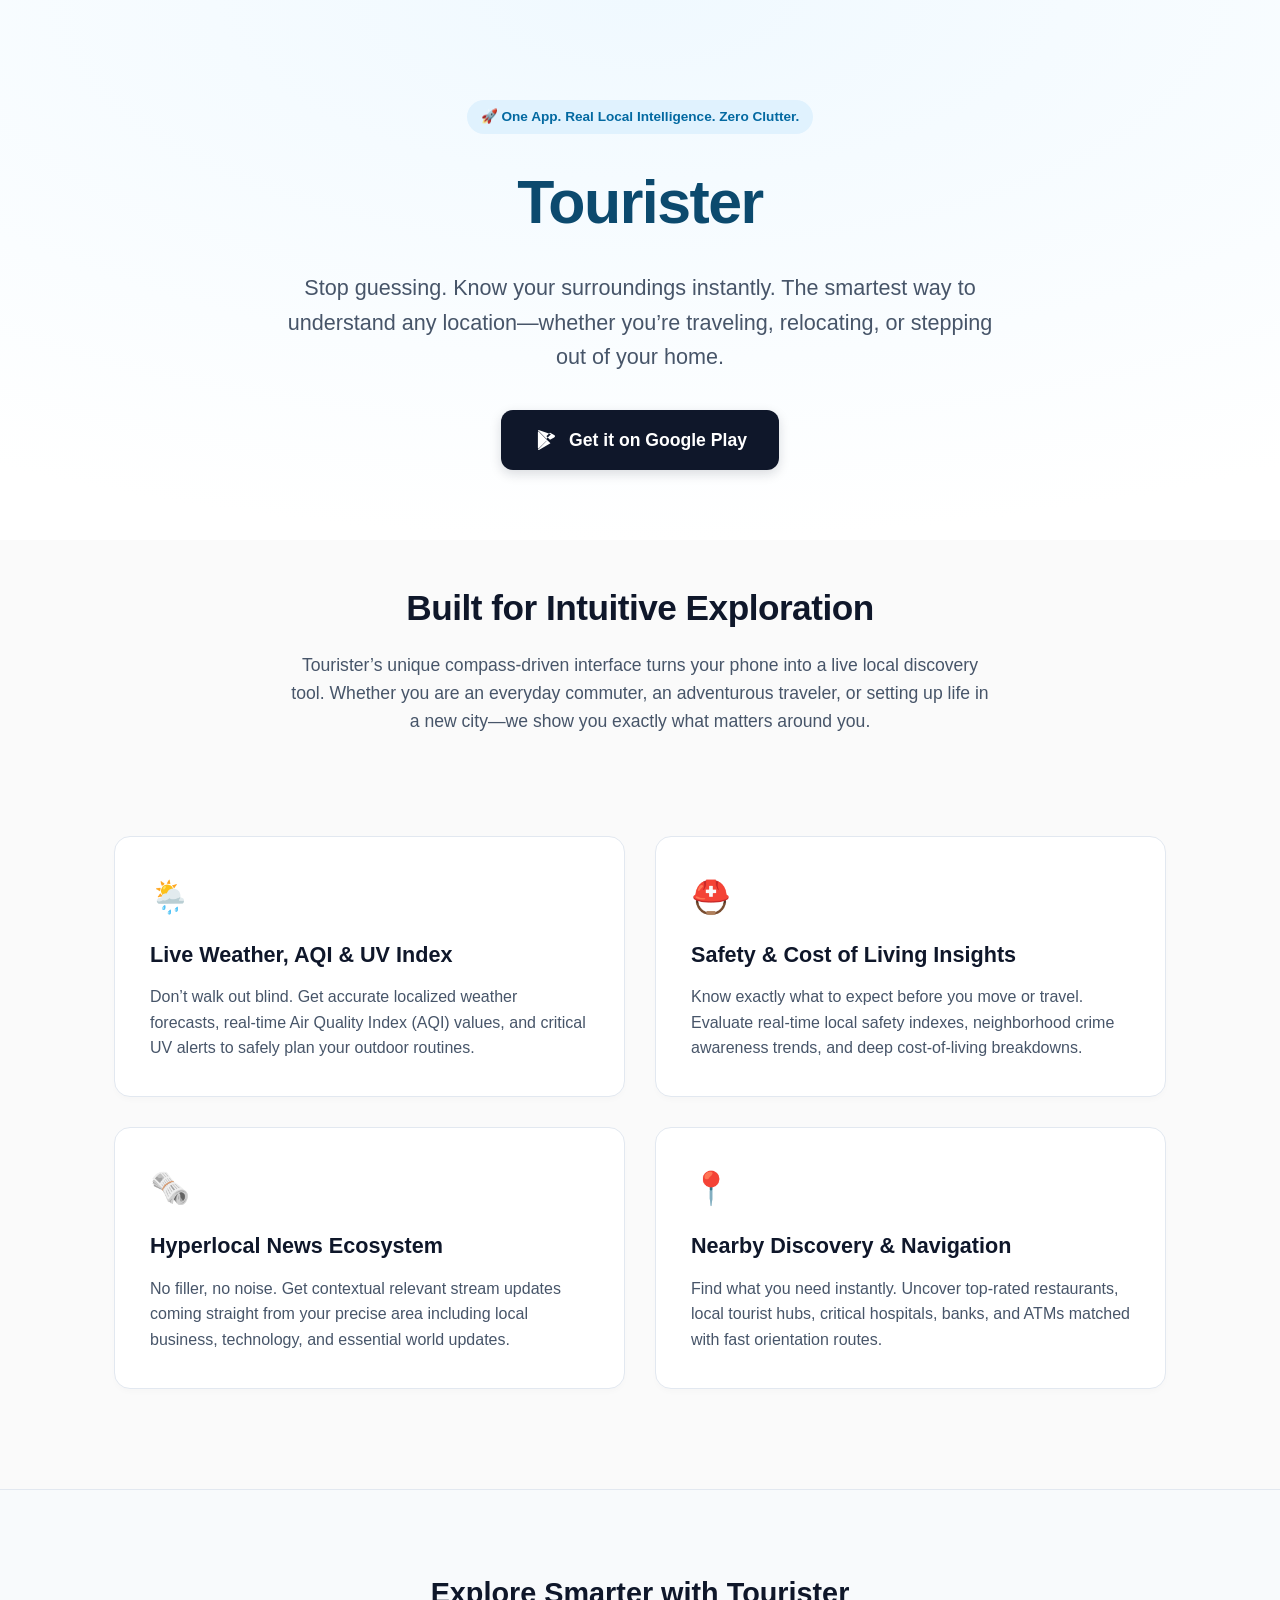
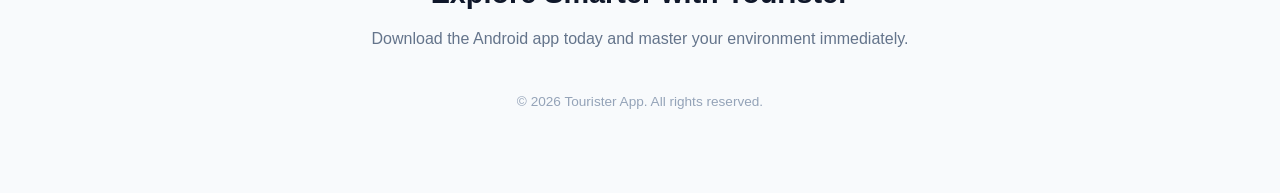
<file: index.html>
<!DOCTYPE html>
<html lang="en">
<head>
    <meta charset="UTF-8">
    <meta name="viewport" content="width=device-width, initial-scale=1.0">
    
    <!-- Premium SEO Meta Tags -->
    <title>Tourister – Smart Local Guide | Weather, AQI & Safety Index App</title>
    <meta name="description" content="Stop guessing. Know your surroundings instantly with Tourister. Get real-time local intelligence, live weather forecasts, AQI monitoring, crime-level safety indexes, and hyperlocal news in one clutter-free app.">
    <meta name="keywords" content="local guide app, smart travel guide, real time AQI tracker, UV index alerts, crime safety index, cost of living calculator, hyperlocal news app, local attraction finder">
    <meta name="author" content="Tourister">
    <meta name="robots" content="index, follow">

    <!-- Open Graph Data (For looking premium when shared on WhatsApp/Twitter) -->
    <meta property="og:title" content="Tourister – Smart Local Guide & Intelligence">
    <meta property="og:description" content="Know your surroundings instantly. Live weather, air quality tracker, safety indexes, and local discovery tools.">
    <meta property="og:type" content="website">
    <meta property="og:url" content="https://tapaskhandual.github.io/Tourister-Website/">

    <!-- CSS Link (Verify file is named exactly style.css) -->
    <link rel="stylesheet" href="style.css">
</head>
<body>

    <!-- Hero Section -->
    <header class="hero">
        <div class="container">
            <span class="badge">🚀 One App. Real Local Intelligence. Zero Clutter.</span>
            <h1>Tourister</h1>
            <p class="tagline">Stop guessing. Know your surroundings instantly. The smartest way to understand any location—whether you’re traveling, relocating, or stepping out of your home.</p>
            
            <!-- Google Play Store Button -->
            <a href="https://play.google.com/store/apps/details?id=com.tapaskhandual.tourister" class="download-btn" target="_blank" rel="noopener noreferrer">
                <svg width="24" height="24" viewBox="0 0 24 24" fill="currentColor">
                    <path d="M5.25 3.31a1.48 1.48 0 0 0-.36 1.05v15.28c0 .42.13.79.36 1.05l.07.07 8.56-8.56v-.2L5.32 3.24l-.07.07zm11.72 8.47L13.5 8.31v-.2l3.47-3.47.08.05 4.1 2.33c1.17.66 1.17 1.76 0 2.43l-4.1 2.34-.08-.01zm-3.47 1.34L4.93 21.68c.3.3.82.34 1.41.01l11.12-6.33-4.43-4.43zm0-2.4l4.43-4.43L6.34 2.29c-.58-.33-1.1-.29-1.41.01l8.57 8.58z"/>
                </svg>
                Get it on Google Play
            </a>
        </div>
    </header>

    <!-- Compass Feature Feature Pitch -->
    <section class="intro-pitch">
        <div class="container">
            <h2>Built for Intuitive Exploration</h2>
            <p>Tourister’s unique compass-driven interface turns your phone into a live local discovery tool. Whether you are an everyday commuter, an adventurous traveler, or setting up life in a new city—we show you exactly what matters around you.</p>
        </div>
    </section>

    <!-- Key Core Modules -->
    <section class="features">
        <div class="container">
            <div class="feature-grid">
                
                <div class="feature-card">
                    <div class="icon">🌦️</div>
                    <h3>Live Weather, AQI & UV Index</h3>
                    <p>Don’t walk out blind. Get accurate localized weather forecasts, real-time Air Quality Index (AQI) values, and critical UV alerts to safely plan your outdoor routines.</p>
                </div>

                <div class="feature-card">
                    <div class="icon">⛑️</div>
                    <h3>Safety & Cost of Living Insights</h3>
                    <p>Know exactly what to expect before you move or travel. Evaluate real-time local safety indexes, neighborhood crime awareness trends, and deep cost-of-living breakdowns.</p>
                </div>

                <div class="feature-card">
                    <div class="icon">🗞️</div>
                    <h3>Hyperlocal News Ecosystem</h3>
                    <p>No filler, no noise. Get contextual relevant stream updates coming straight from your precise area including local business, technology, and essential world updates.</p>
                </div>

                <div class="feature-card">
                    <div class="icon">📍</div>
                    <h3>Nearby Discovery & Navigation</h3>
                    <p>Find what you need instantly. Uncover top-rated restaurants, local tourist hubs, critical hospitals, banks, and ATMs matched with fast orientation routes.</p>
                </div>

            </div>
        </div>
    </section>

    <!-- Footer -->
    <footer>
        <div class="container">
            <h3>Explore Smarter with Tourister</h3>
            <p style="margin-bottom: 25px; color: #64748b;">Download the Android app today and master your environment immediately.</p>
            <p class="copyright">&copy; 2026 Tourister App. All rights reserved.</p>
        </div>
    </footer>

</body>
</html>
</file>
<file: style.css>
:root {
    --primary: #0284c7;
    --primary-dark: #0369a1;
    --accent: #f0fdf4;
    --accent-border: #bbf7d0;
    --text-main: #0f172a;
    --text-muted: #475569;
    --background: #fafafa;
}

* {
    box-sizing: border-box;
    margin: 0;
    padding: 0;
}

body {
    font-family: -apple-system, BlinkMacSystemFont, "Segoe UI", Roboto, sans-serif;
    color: var(--text-main);
    background-color: var(--background);
    line-height: 1.6;
    -webkit-font-smoothing: antialiased;
}

.container {
    max-width: 1100px;
    margin: 0 auto;
    padding: 0 24px;
}

/* Badge Alert style */
.badge {
    display: inline-block;
    background-color: #e0f2fe;
    color: #0369a1;
    padding: 6px 14px;
    border-radius: 50px;
    font-size: 0.85rem;
    font-weight: 600;
    margin-bottom: 20px;
}

/* Hero UI */
.hero {
    background: radial-gradient(100% 100% at 50% 0%, #f0f9ff 0%, #ffffff 100%);
    padding: 100px 0 70px 0;
    text-align: center;
}

.hero h1 {
    font-size: 3.8rem;
    font-weight: 900;
    color: #0c4a6e;
    margin-bottom: 20px;
    letter-spacing: -1.5px;
}

.hero .tagline {
    font-size: 1.35rem;
    color: var(--text-muted);
    max-width: 720px;
    margin: 0 auto 35px auto;
}

/* Google Play Pill Button */
.download-btn {
    display: inline-flex;
    align-items: center;
    gap: 12px;
    background-color: #0f172a;
    color: white;
    text-decoration: none;
    padding: 16px 32px;
    border-radius: 12px;
    font-weight: 600;
    font-size: 1.1rem;
    transition: all 0.2s cubic-bezier(0.4, 0, 0.2, 1);
    box-shadow: 0 4px 12px rgba(15, 23, 42, 0.15);
}

.download-btn:hover {
    background-color: #1e293b;
    transform: translateY(-2px);
    box-shadow: 0 12px 20px rgba(15, 23, 42, 0.25);
}

/* Pitch Section */
.intro-pitch {
    text-align: center;
    padding: 40px 24px;
    max-width: 800px;
    margin: 0 auto;
}

.intro-pitch h2 {
    font-size: 2.2rem;
    font-weight: 800;
    margin-bottom: 15px;
    letter-spacing: -0.5px;
}

.intro-pitch p {
    font-size: 1.1rem;
    color: var(--text-muted);
}

/* Grid Layout */
.features {
    padding: 60px 0 100px 0;
}

.feature-grid {
    display: grid;
    grid-template-columns: repeat(auto-fit, minmax(400px, 1fr)) !important;
    gap: 30px;
}

.feature-card {
    background: white;
    padding: 35px;
    border-radius: 16px;
    border: 1px solid #e2e8f0;
    box-shadow: 0 4px 6px -1px rgba(0, 0, 0, 0.02);
    transition: all 0.2s ease;
}

.feature-card:hover {
    border-color: #cbd5e1;
    transform: translateY(-2px);
    box-shadow: 0 10px 15px -3px rgba(0, 0, 0, 0.05);
}

.feature-card .icon {
    font-size: 2rem;
    margin-bottom: 15px;
}

.feature-card h3 {
    font-size: 1.35rem;
    font-weight: 700;
    margin-bottom: 12px;
}

.feature-card p {
    color: var(--text-muted);
}

/* Footer Container */
footer {
    text-align: center;
    background: #f8fafc;
    border-top: 1px solid #e2e8f0;
    padding: 80px 24px;
}

footer h3 {
    font-size: 1.8rem;
    margin-bottom: 10px;
}

.copyright {
    font-size: 0.85rem;
    color: #94a3b8 !important;
    margin-top: 40px;
}

/* Mobile Responsiveness */
@media (max-width: 768px) {
    .feature-grid { grid-template-columns: 1fr !important; }
    .hero h1 { font-size: 2.8rem; }
    .hero .tagline { font-size: 1.15rem; }
}
</file>
